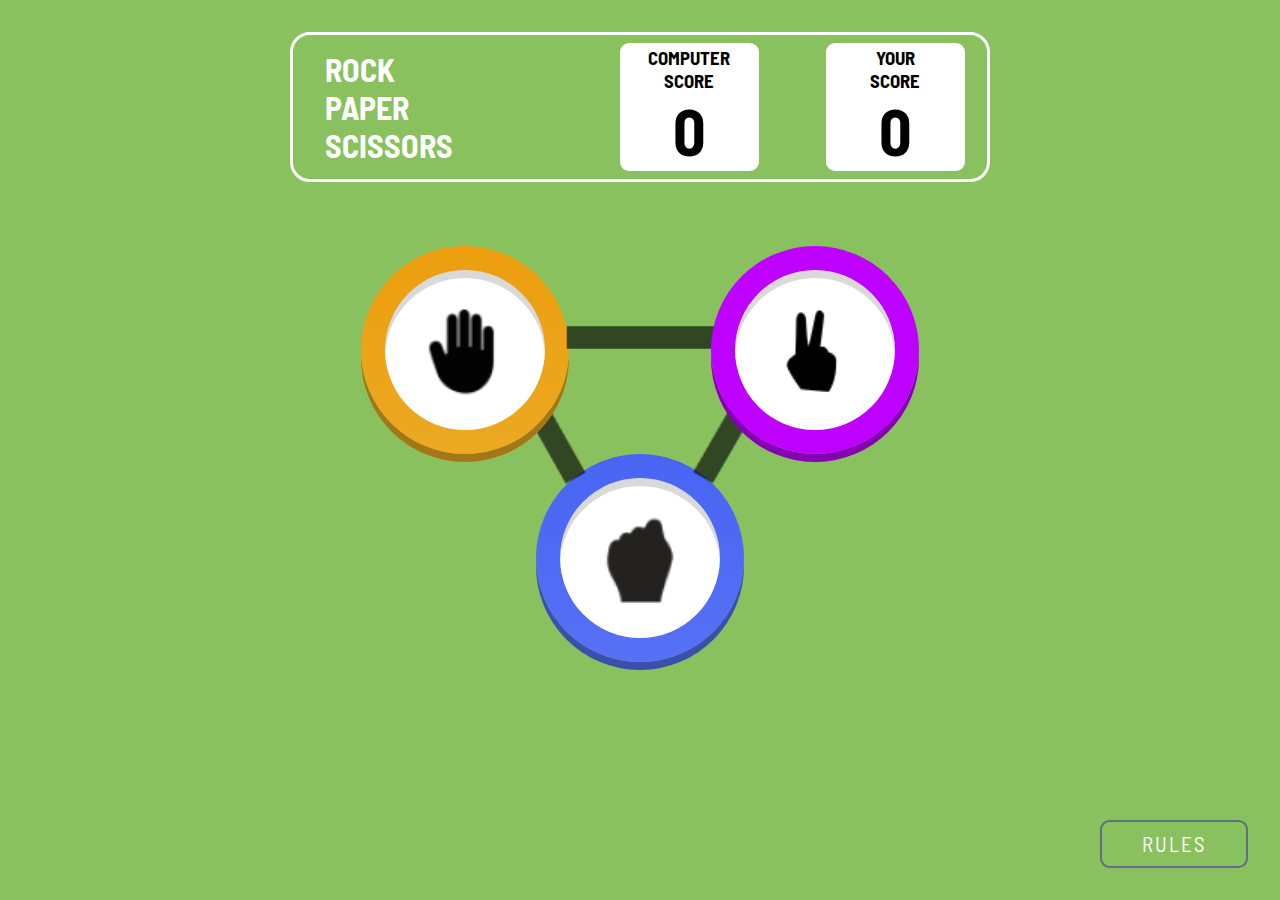
<file: index.html>
<!DOCTYPE html>
<html lang="en">
  <head>
    <meta charset="UTF-8" />
    <meta name="viewport" content="width=device-width, initial-scale=1.0" />
    <link rel="stylesheet" href="styles.css" />
    <script src="script.js" defer></script>

    <title>Rock Paper Scissors</title>
  </head>
  <body class="preload">
    <div class="container">
      <header class="header">
        <div id="action">
          <h1>ROCK</h1>
          <h1>PAPER</h1>
          <h1>SCISSORS</h1>
      </div>
      <div id="cmp">
          <h3>COMPUTER</h3>
          <h3> SCORE </h3>
          <h1 class="cmp__number">0</h1>
      </div>
      <div id="you">
          <h3>YOUR</h3>
          <h3> SCORE </h3>
          <h1 class="score__number">0</h1>
      </div>
      </header>
      <section class="game">
        <button class="choice-btn" data-choice="rock">
          <div class="choice rock">
            <img src="./images/rock.png" alt="Rock" />
            <img src="./images/Line 2.png" alt="" class="line2">
            <img src="./images/Line 3.png" alt="" class="line3">
          </div>
        </button>
        <button class="choice-btn" data-choice="paper">
          <div class="choice paper">
            <img src="./images/paper.png" alt="Paper" />
            <img src="./images/Line 1.png" alt="" class="line">
          </div>
        </button>
        <button class="choice-btn" data-choice="scissors">
          <div class="choice scissors">
            <img src="./images/scissors.png" alt="Scissors" />
          </div>
        </button>
        
      </section>
    </div>

    <section class="results hidden">
      <h2 class="results__heading">you picked</h2>
      <h2 class="results__heading">pc picked</h2>
      <div class="results__result"></div>
      <div class="results__winner hidden">
        <h3 class="results__text"></h3>
        <h5 class="agn">against pc</h5>
        <button class="play-again">play again</button>
      </div>
      <div class="results__result"></div>
    </section>

    <button class="rules-btn" tabindex="1">rules</button>
    <a href="./hurray.html"><button class="next">next</button></a>
    <div class="modal">
      <div class="modal__container">
        <header class="modal__header">
          <button class="close-btn">
            <img src="./images/close.png" alt="Close Button" class="close"/>
          </button>
        </header>
        <img
          src="./images/Frame 4.png"
          alt="Rules Image"
          class="rules-img"
        />
      </div>
    </div>
  </body>
</html>
</file>
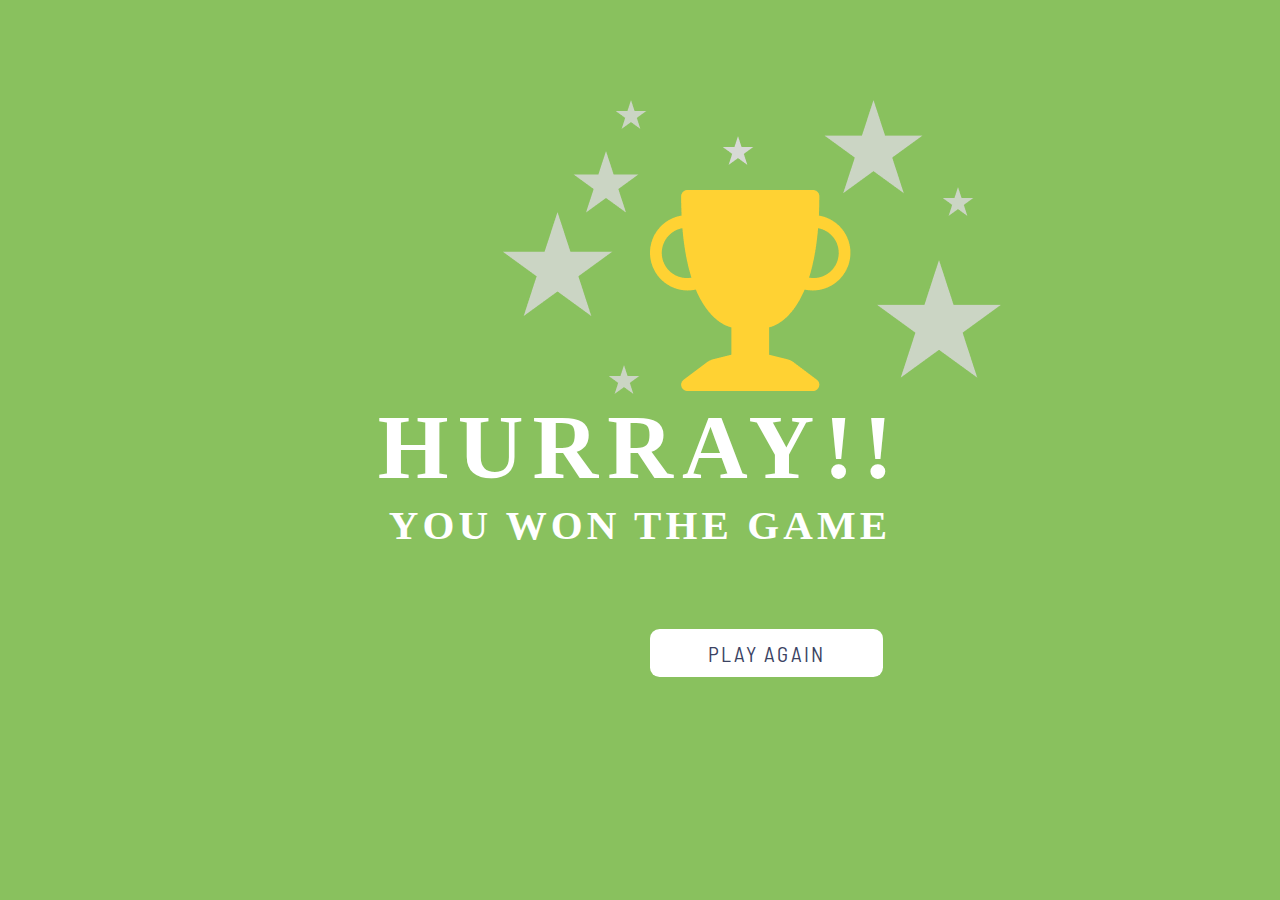
<file: hurray.html>
<!DOCTYPE html>
<html lang="en">
<head>
    <link rel="stylesheet" href="styles.css">
    <meta charset="UTF-8">
    <meta name="viewport" content="width=device-width, initial-scale=1.0">
    <title>Rock Paper Scissors</title>
</head>
<body>
    <div class="hurray">
        <img src="./images/Group 5.png" alt="" class="g5">
        <img src="./images/Vector.png" alt="" class="vct">
        <div>
            <h1 class="hu">HURRAY!!</h1>
            <h3 class="yw">YOU WON THE GAME</h3>
            <a href="./index.html"><button class="play-again" id="pl">play again</button></a>
        </div>
    </div>
</body>
</html>
</file>
<file: styles.css>
/* Font */
@import url("https://fonts.googleapis.com/css2?family=Barlow+Semi+Condensed:wght@600;700&display=swap");

/* Variables */
:root {
  --light-text: #ffffff;
  --dark-text: hsl(229, 25%, 31%);
  --score-text: hsl(229, 64%, 46%);
  --outline: hsl(217, 16%, 45%);
  --bg-grad-1: hsl(214, 47%, 23%);
  --bg-grad: #89C15E;
  --bg-grad-2: hsl(237, 49%, 15%);
  --paper-1: hsl(39, 89%, 49%);
  --paper-2: hsl(40, 84%, 53%);
  --rock-1: hsl(230, 89%, 62%);
  --rock-2: hsl(230, 89%, 65%);
  --scissors-1: #BD00FF;
  --scissors-2: #BD00FF;
  --shadow-light: #00000026;
  --shadow-med: #0000004d;
}

* {
  margin: 0;
  padding: 0;
  box-sizing: border-box;
}

body {
  font-family: "Barlow Semi Condensed", sans-serif;
  background: #89C15E;
  /* min-height: 100vh; */
  text-transform: uppercase;
  color: var(--light-text);
}

/* Main Content */
.container {
  position: relative;
  max-width: 700px;
  margin: 0 auto;
  padding-top: 2rem;
}

.header {
  display: flex;
  justify-content: space-between;
  align-items: center;
  height: 150px;
  border: 3px solid #fff;
  border-radius: 20px;
  padding: 1rem 1.4rem 1rem 2rem;
}

.logo img {
  height: 100%;
}

.score {
  display: flex;
  flex-direction: column;
  align-items: center;
  justify-content: center;
  background: #fff;
  border-radius: 10px;
  width: 150px;
  height: 100%;
  line-height: 1;
}

.score__title {
  font-size: 1.1rem;
  letter-spacing: 0.1em;
  color: var(--score-text);
}

.score__number {
  font-size: 4rem;
  font-weight: 700;
}

.cmp__number {
  font-size: 4rem;
  font-weight: 700;
}

/* Game */
.game {
  position: relative;
  display: grid;
  grid-template-columns: (repeat(2, 1fr));
  grid-template-areas:
    "paper scissors"
    "rock rock";
  place-items: center;
  height: 30rem;
  padding-top: 4rem;
}


.choice-btn {
  border: none;
  outline: none;
  background: none;
  cursor: pointer;
}
.choice {
  position: relative;
  width: 10rem;
  height: 10rem;
  background: #fff;
  border-radius: 50%;
  display: grid;
  place-items: center;
  box-shadow: inset 0 0.5rem var(--shadow-light);
}
.choice::before,
.choice::after {
  content: "";
  position: absolute;
  left: -15%;
  top: -15%;
  width: 130%;
  height: 130%;
  border-radius: 50%;
  z-index: -1;
}

.choice::after {
  opacity: 0;
  transition: opacity 0.4s ease;
}
.choice-btn:focus .choice::after {
  opacity: 1;
  box-shadow: 0 0 0 2rem #223351;
  z-index: -2;
}

.choice img {
  transform: scale(1.5);
}

.choice.paper::before {
  background: linear-gradient(to bottom, var(--paper-1), var(--paper-2));
  box-shadow: 0 0.5rem var(--shadow-med), 0 0.5rem var(--paper-2);
}
.choice.scissors::before {
  background: linear-gradient(to bottom, var(--scissors-1), var(--scissors-2));
  box-shadow: 0 0.5rem var(--shadow-med), 0 0.5rem var(--scissors-2);
}
.choice.rock::before {
  background: linear-gradient(to bottom, var(--rock-1), var(--rock-2));
  box-shadow: 0 0.5rem var(--shadow-med), 0 0.5rem var(--rock-2);
}

.choice-btn[data-choice="paper"] {
  grid-area: paper;
}
.choice-btn[data-choice="scissors"] {
  grid-area: scissors;
}
.choice-btn[data-choice="rock"] {
  grid-area: rock;
}

/* Results */
.results {
  display: grid;
  grid-template-columns: repeat(2, 1fr);
  place-items: center;
  grid-template-areas:
    "you-title ai-title"
    "you-picked ai-picked";
  max-width: 1000px;
  margin: 0 auto;
}

.results__heading {
  font-size: 1.5rem;
  letter-spacing: 0.1em;
  padding: 4rem 0 8rem;
}
.results__result {
  min-width: 10rem;
  min-height: 10rem;
  background: #16213d;
  border-radius: 50%;
  transform: scale(1.4);
  z-index: -1;
}

.results__heading:first-of-type {
  grid-area: you-title;
}
.results__heading:last-of-type {
  grid-area: ai-title;
}
.results__result:first-of-type {
  grid-area: you-picked;
}
.results__result:last-of-type {
  grid-area: ai-picked;
}

.results.show-winner {
  grid-template-columns: repeat(3, 1fr);
  grid-template-areas:
    "you-title . ai-title"
    "you-picked result-winner ai-picked";
}

.winner .choice::after {
  /* box-shadow: 0 0 0 40px #293251, 0 0 0 80px #232c4b, 0 0 0 130px #1e2949; */
  box-shadow: 0 0 0 30px #3B672056, 0 0 0 50px #1DA82BC9, 0 0 0 65px #2E9A2563; 
  /* box-shadow: 0px 1px 62px 0px #00000021; */

  animation: winner 1s ease forwards;
}

@keyframes winner {
  from {
    opacity: 0;
  }
  to {
    opacity: 1;
  }
}

.results__winner {
  grid-area: result-winner;
  display: grid;
  place-items: center;
}
.results__text {
  font-size: 3.5rem;
  padding-bottom: 1.5rem;
}
.play-again {
  background: #fff;
  outline: none;
  border: 2px solid transparent;
  border-radius: 0.6rem;
  color: var(--dark-text);
  padding: 0.6rem 3.5rem;
  font-family: inherit;
  text-transform: inherit;
  font-size: 1.3rem;
  letter-spacing: 0.1em;
  cursor: pointer;
}
.play-again:focus {
  border: 2px solid var(--outline);
}

/* Rules Button */
.rules-btn {
  position: absolute;
  bottom: 2rem;
  right: 2rem;
  background: none;
  outline: none;
  border: 2px solid var(--outline);
  border-radius: 0.6rem;
  color: var(--light-text);
  padding: 0.6rem 2.5rem;
  font-family: inherit;
  text-transform: inherit;
  font-size: 1.3rem;
  letter-spacing: 0.1em;
  cursor: pointer;
}
.rules-btn:focus {
  border: 2px solid #fff;
}

/* Rules Modal */
.modal {
  position: absolute;
  height: 100%;
  width: 100%;
  top: 0;
  left: 0;
  display: grid;
  place-items: center;
  background: var(--shadow-med);
  opacity: 0;
  transition: opacity 0.3s ease-in-out;
  pointer-events: none;
}
.modal__container {
  border-radius: 0.5rem;
}
.modal__header {
  display: flex;
  width: 100%;
  justify-content: space-between;
  padding: 2rem 2rem 1rem;
}
.modal__heading {
  font-size: 1.5rem;
  color: var(--dark-text);
}
.close-btn {
  border: none;
  outline: none;
  background: none;
  cursor: pointer;
}
.rules-img {
  padding: 2rem 4rem;
}
.show-modal {
  opacity: 1;
  pointer-events: initial;
}

/* Utilities */
.preload * {
  transition: none;
}

.hidden {
  display: none;
}

#cmp {
  color: #000;
  display: flex;
  flex-direction: column;
  width: 139px;
  height: 128px;
  border-radius: 9px; 
  background-color:#FFFFFF;
  margin-left: 115px;
  align-items: center;
  justify-content: center;
}

#you {
  color: #000;
  display: flex;
  flex-direction: column;
  align-items: center;
  justify-content: center;
  width: 139px;
  height: 128px;
  background: #ffffff;
  border-radius: 9px; 
  margin-left: 15px;
}

.line {
    position: absolute;
    left: 215px;
    top: 60px;
    z-index: -1;
}

.line2{
  position: absolute;
  z-index: -1;
  bottom: 180px;
  left: 150px;
}

.line3 {
  position: absolute;
  z-index: -1;
  bottom: 180px;
  right: 150px;
}

.g5{
  position: absolute;
  z-index: -1;
  left: 500px;
  top: 100px;
}

.vct {
  margin-left: 650px;
  margin-top: 190px;
}

.hu {
  font-family: Roboto;
  font-size: 91px;
  font-weight: 600;
  line-height: 107px;
  letter-spacing: 0.1em;
  text-align: center;
}

.yw {
  font-family: Roboto;
font-size: 41px;
font-weight: 600;
line-height: 48px;
letter-spacing: 0.1em;
text-align: center;
}

#pl{
  margin-left: 650px;
  margin-top: 80px;
}

.next {
  display: none;
  position: absolute;
  bottom: 2rem;
  right: 2rem;
  background: none;
  outline: none;
  border: 2px solid var(--outline);
  border-radius: 0.6rem;
  color: var(--light-text);
  padding: 0.6rem 2.5rem;
  font-family: inherit;
  text-transform: inherit;
  font-size: 1.3rem;
  letter-spacing: 0.1em;
  cursor: pointer;
}

.close {
  height: 50px;
  width: 50px;
  margin-left: 300px;
}
.agn {
  font-size: 1.5rem;
  margin-bottom: 10px;
}
</file>
